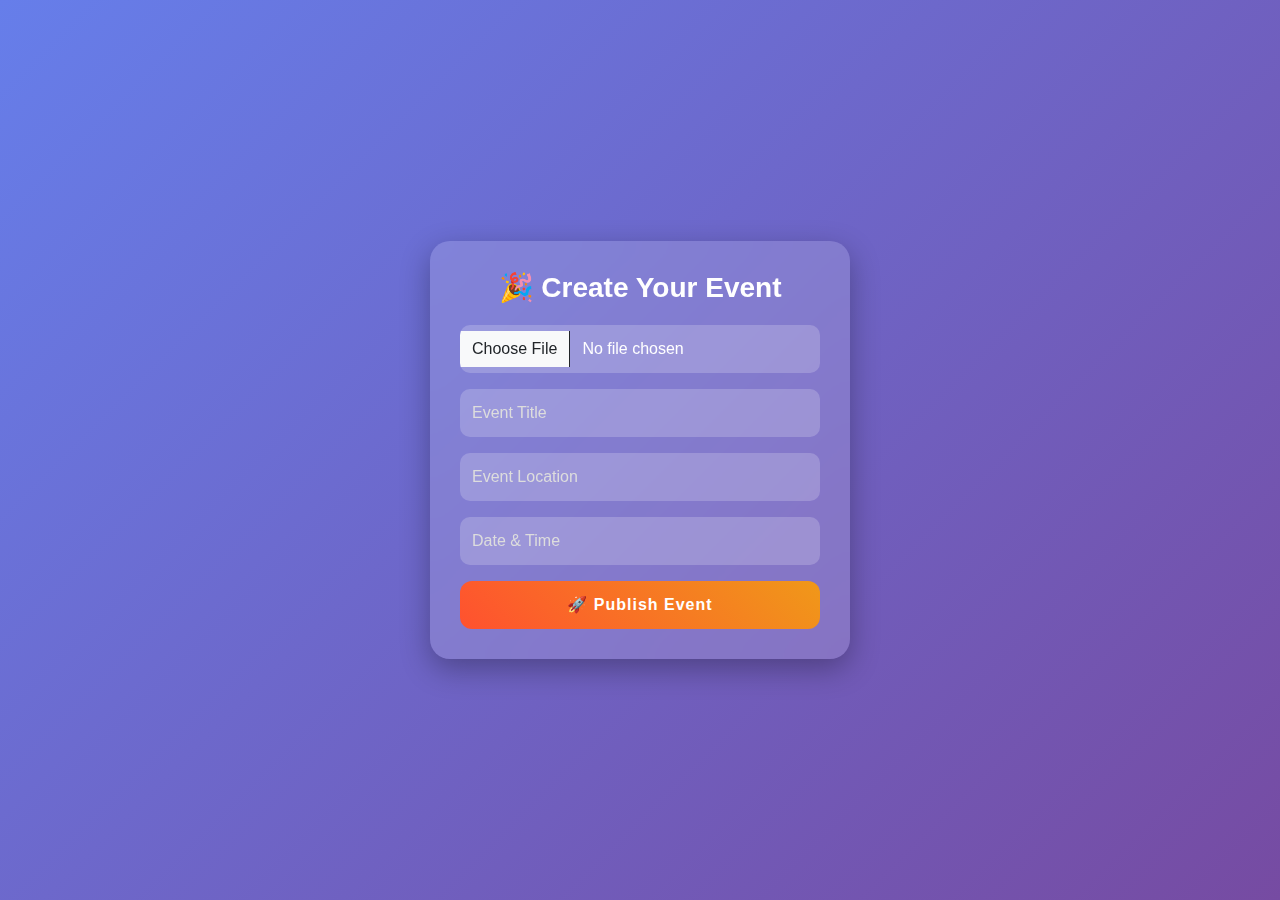
<file: create.html>
<!doctype html>
<html>
  <head>
    <title>Create Event</title>
    <link
      href="https://cdn.jsdelivr.net/npm/bootstrap@5.0.2/dist/css/bootstrap.min.css"
      rel="stylesheet"
    />

    <style>
      body {
        background: linear-gradient(135deg, #667eea, #764ba2);
        min-height: 100vh;
        display: flex;
        justify-content: center;
        align-items: center;
        font-family: Arial;
      }

      .event-box {
        background: rgba(255, 255, 255, 0.15);
        backdrop-filter: blur(15px);
        padding: 30px;
        border-radius: 20px;
        width: 420px;
        color: white;
        box-shadow: 0 10px 30px rgba(0, 0, 0, 0.3);
      }

      .event-box h3 {
        text-align: center;
        font-weight: bold;
        margin-bottom: 20px;
      }

      .event-box input {
        background: rgba(255, 255, 255, 0.2);
        border: none;
        color: white;
        padding: 12px;
        border-radius: 10px;
      }

      .event-box input::placeholder {
        color: #ddd;
      }

      .event-box input:focus {
        background: rgba(255, 255, 255, 0.25);
        color: white;
      }

      .publish-btn {
        width: 100%;
        padding: 12px;
        border-radius: 12px;
        border: none;
        background: linear-gradient(45deg, #ff512f, #f09819);
        color: white;
        font-weight: bold;
        letter-spacing: 1px;
        transition: 0.3s;
      }

      .publish-btn:hover {
        transform: scale(1.03);
        box-shadow: 0 5px 20px rgba(255, 81, 47, 0.6);
      }

      .preview {
        width: 100%;
        height: 180px;
        border-radius: 15px;
        object-fit: cover;
        margin-bottom: 15px;
        display: none;
        border: 2px dashed rgba(255, 255, 255, 0.5);
      }
    </style>
  </head>

  <body>
    <div class="event-box">
      <h3>🎉 Create Your Event</h3>

      <img id="previewImg" class="preview" />

      <input
        type="file"
        id="eventImage"
        class="form-control mb-3"
        onchange="previewImage(event)"
      />

      <input
        type="text"
        id="eventTitle"
        placeholder="Event Title"
        class="form-control mb-3"
      />

      <input
        type="text"
        id="eventLocation"
        placeholder="Event Location"
        class="form-control mb-3"
      />

      <input
        type="text"
        id="eventDate"
        placeholder="Date & Time"
        class="form-control mb-3"
      />

      <button onclick="saveEvent()" class="publish-btn">
        🚀 Publish Event
      </button>
    </div>

    <script src="create.js">
        if(localStorage.getItem("isLoggedIn") !== "true"){
        window.location.href = "login.html?fromCreate=true";
      }


      function previewImage(e){
        const img = document.getElementById("previewImg");
        img.src = URL.createObjectURL(e.target.files[0]);
        img.style.display="block";
      }
    </script>
  </body>
</html>
</file>
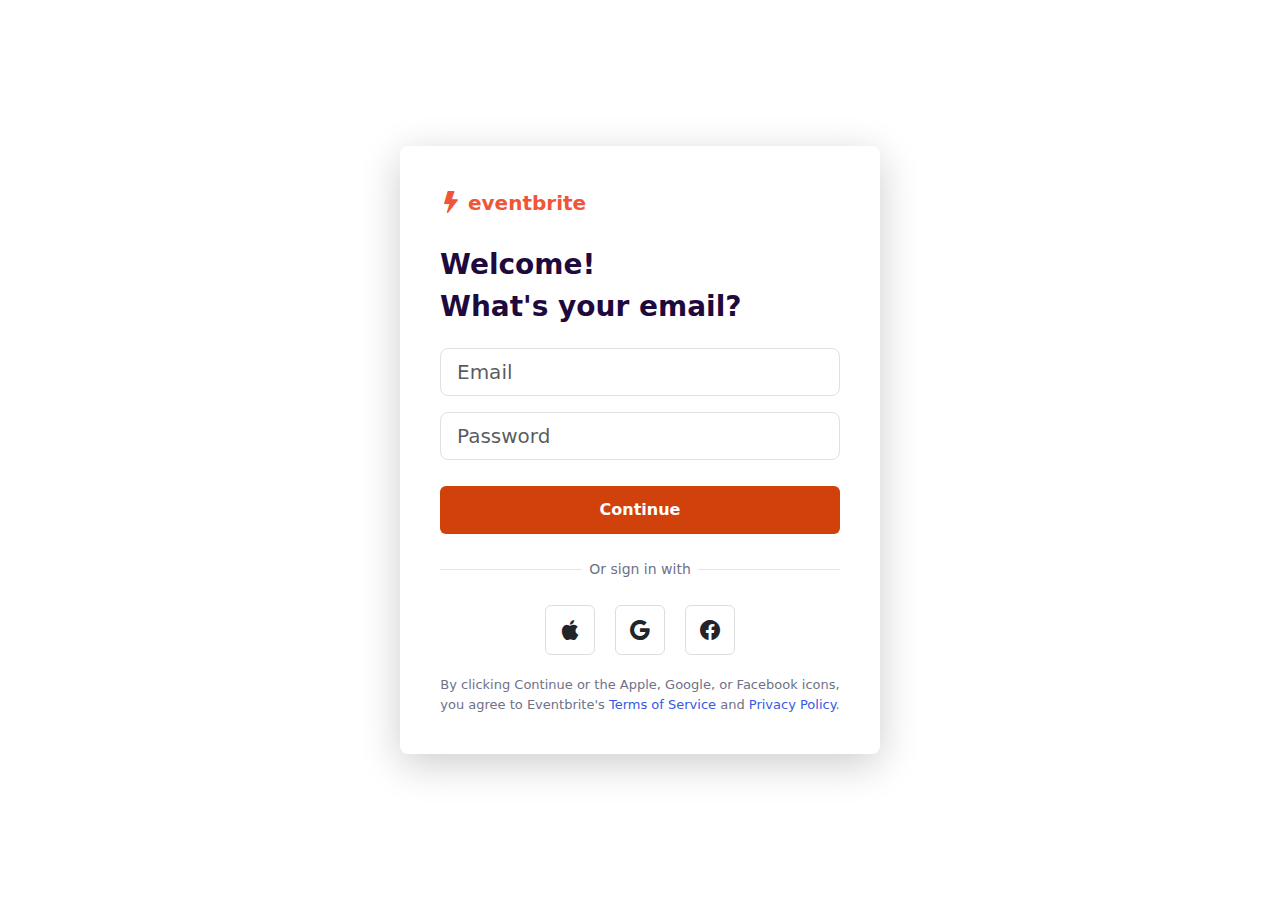
<file: login.html>
<!doctype html>
<html lang="en">
  <head>
    <meta charset="UTF-8" />
    <title>Eventbrite Login UI</title>
    <meta name="viewport" content="width=device-width, initial-scale=1.0" />

    <link
      href="https://cdn.jsdelivr.net/npm/bootstrap@5.3.2/dist/css/bootstrap.min.css"
      rel="stylesheet"
    />

    <link
      rel="stylesheet"
      href="https://cdn.jsdelivr.net/npm/bootstrap-icons@1.11.1/font/bootstrap-icons.css"
    />

    <style>
      body,
      html {
        height: 100%;
        margin: 0;
        font-family:
          system-ui,
          -apple-system,
          BlinkMacSystemFont,
          "Segoe UI",
          Roboto,
          sans-serif;
      }

      .login-wrapper {
        min-height: 100vh;
        background: url("https://www.shutterstock.com/image-photo/club-party-silhouettes-concert-crowd-260nw-1866696850.jpg")
          center/cover no-repeat;
        display: flex;
        align-items: center;
        justify-content: center;
        padding: 20px;
      }

      .login-card {
        background: #ffffff;
        width: 100%;
        max-width: 480px;
        padding: 40px;
        border-radius: 8px;
        box-shadow: 0 10px 40px rgba(0, 0, 0, 0.2);
      }

      .logo {
        color: #f05537;
        font-weight: 700;
        font-size: 20px;
        margin-bottom: 25px;
        display: flex;
        align-items: center;
        gap: 6px;
      }

      .logo i {
        font-size: 22px;
      }

      .login-title {
        font-size: 28px;
        font-weight: 700;
        color: #1e0a3c;
        margin-bottom: 20px;
      }

      .continue-btn {
        background: #d1410c;
        color: #fff;
        border: none;
        width: 100%;
        padding: 12px;
        font-weight: 600;
        border-radius: 6px;
        margin-top: 10px;
      }

      .continue-btn:hover {
        background: #b8370a;
      }

      .divider {
        display: flex;
        align-items: center;
        text-align: center;
        margin: 25px 0;
        color: #6f7287;
        font-size: 14px;
      }

      .divider::before,
      .divider::after {
        content: "";
        flex: 1;
        border-bottom: 1px solid #e4e4e4;
      }

      .divider:not(:empty)::before {
        margin-right: 0.5em;
      }

      .divider:not(:empty)::after {
        margin-left: 0.5em;
      }

      .social-buttons {
        display: flex;
        justify-content: center;
        gap: 20px;
        margin-bottom: 20px;
      }

      .social-btn {
        width: 50px;
        height: 50px;
        border: 1px solid #ddd;
        border-radius: 6px;
        display: flex;
        align-items: center;
        justify-content: center;
        cursor: pointer;
        font-size: 20px;
      }

      .terms-text {
        font-size: 13px;
        color: #6f7287;
        text-align: center;
      }

      .terms-text a {
        color: #3659e3;
        text-decoration: none;
      }

      .terms-text a:hover {
        text-decoration: underline;
      }

      @media (max-width: 576px) {
        .login-card {
          padding: 25px;
        }

        .login-title {
          font-size: 24px;
        }
      }
    </style>
  </head>

  <body>
    <div class="login-wrapper">
      <div class="login-card">
        <div class="logo"><i class="bi bi-lightning-fill"></i> eventbrite</div>

        <div class="login-title">Welcome!<br />What's your email?</div>

        <input
          id="loginEmail"
          type="email"
          class="form-control form-control-lg mb-3"
          placeholder="Email"
        />

        <input
          id="loginPassword"
          type="password"
          class="form-control form-control-lg mb-3"
          placeholder="Password"
        />

        <button class="continue-btn" onclick="login()">Continue</button>
        <p id="msg" class="text-center mt-3 text-danger"></p>

        <div class="divider">Or sign in with</div>

        <div class="social-buttons">
          <div class="social-btn"><i class="bi bi-apple"></i></div>
          <div class="social-btn"><i class="bi bi-google"></i></div>
          <div class="social-btn"><i class="bi bi-facebook"></i></div>
        </div>

        <div class="terms-text">
          By clicking Continue or the Apple, Google, or Facebook icons, you
          agree to Eventbrite's
          <a href="#">Terms of Service</a> and <a href="#">Privacy Policy</a>.
        </div>
      </div>
    </div>

    <script>
      const urlParams = new URLSearchParams(window.location.search);
      const fromCreate = urlParams.get("fromCreate");
      const fromTicket = urlParams.get("fromTicket");

      function login() {
        const email = loginEmail.value.trim();
        const password = loginPassword.value.trim();

        const msg = document.getElementById("msg");
        const savedUser = JSON.parse(localStorage.getItem("user"));

        msg.innerText = "";
        msg.style.color = "red";

        // If fields empty
        if (!email || !password) {
          msg.innerText = "Please enter email and password";
          return;
        }

        // If user not registered
        if (!savedUser) {
          msg.innerText = "User not registered. Please sign up first.";
          return;
        }

        // If email or password wrong
        if (email !== savedUser.email || password !== savedUser.password) {
          msg.innerText =
            "Invalid email or password. Please check your credentials.";
          return;
        }

        localStorage.setItem("isLoggedIn", "true");
        msg.style.color = "green";
        msg.innerText = "Login successful! Redirecting...";

        setTimeout(() => {
          window.history.replaceState(
            {},
            document.title,
            window.location.pathname,
          );
          if (fromTicket === "true") {
            window.location.href = "ticket.html";
          } else if (fromCreate === "true") {
            window.location.href = "create.html";
          } else {
            window.location.href = "index.html";
          }
        }, 1200);
      }
    </script>
  </body>
</html>
</file>
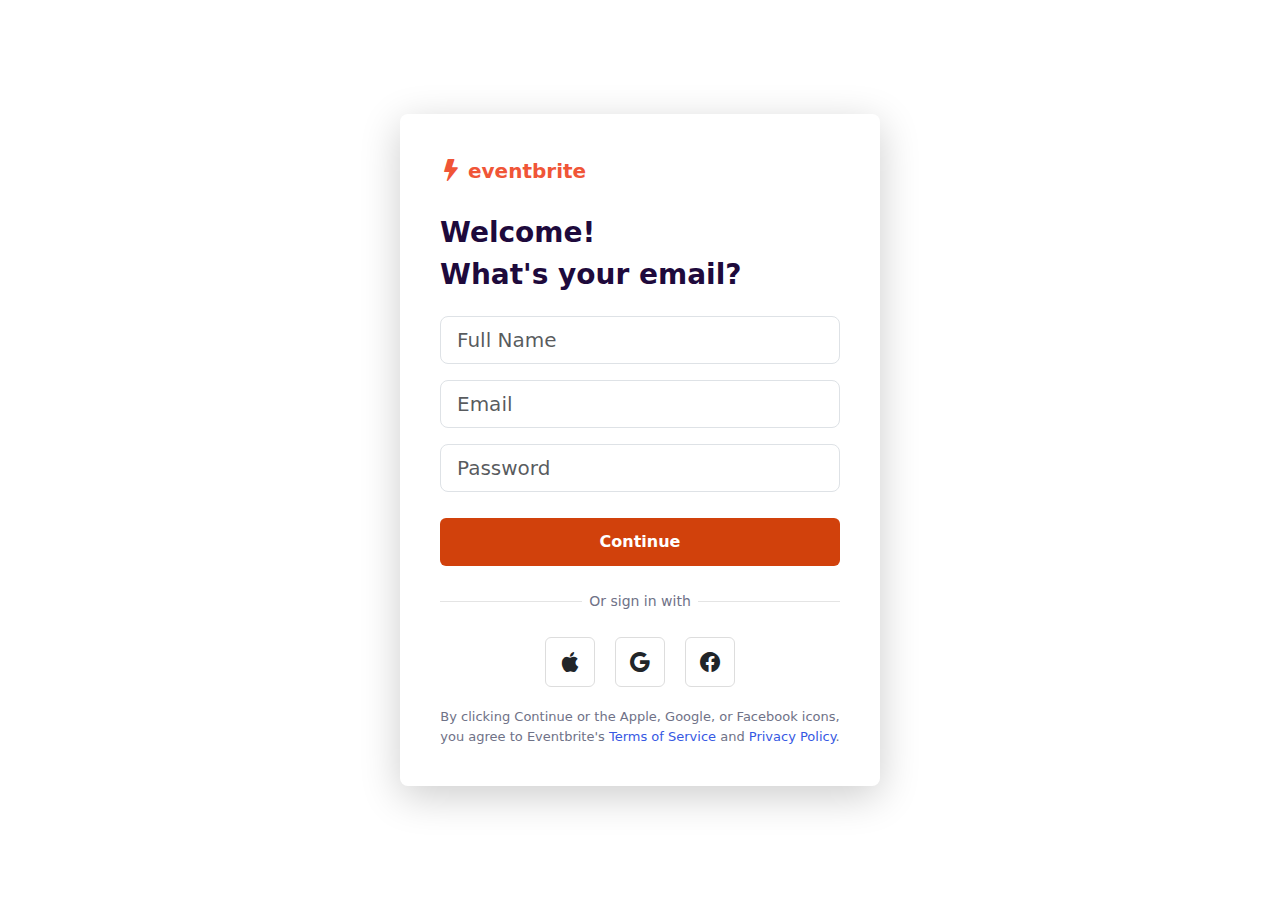
<file: signup.html>
<!doctype html>
<html lang="en">
  <head>
    <meta charset="UTF-8" />
    <title>Eventbrite Login UI</title>
    <meta name="viewport" content="width=device-width, initial-scale=1.0" />

    <link
      href="https://cdn.jsdelivr.net/npm/bootstrap@5.3.2/dist/css/bootstrap.min.css"
      rel="stylesheet"
    />

    <link
      rel="stylesheet"
      href="https://cdn.jsdelivr.net/npm/bootstrap-icons@1.11.1/font/bootstrap-icons.css"
    />

    <style>
      body,
      html {
        height: 100%;
        margin: 0;
        font-family:
          system-ui,
          -apple-system,
          BlinkMacSystemFont,
          "Segoe UI",
          Roboto,
          sans-serif;
      }

      .login-wrapper {
        min-height: 100vh;
        background: url("https://www.shutterstock.com/image-photo/club-party-silhouettes-concert-crowd-260nw-1866696850.jpg")
          center/cover no-repeat;
        display: flex;
        align-items: center;
        justify-content: center;
        padding: 20px;
      }

      .login-card {
        background: #ffffff;
        width: 100%;
        max-width: 480px;
        padding: 40px;
        border-radius: 8px;
        box-shadow: 0 10px 40px rgba(0, 0, 0, 0.2);
      }

      .logo {
        color: #f05537;
        font-weight: 700;
        font-size: 20px;
        margin-bottom: 25px;
        display: flex;
        align-items: center;
        gap: 6px;
      }

      .logo i {
        font-size: 22px;
      }

      .login-title {
        font-size: 28px;
        font-weight: 700;
        color: #1e0a3c;
        margin-bottom: 20px;
      }

      .continue-btn {
        background: #d1410c;
        color: #fff;
        border: none;
        width: 100%;
        padding: 12px;
        font-weight: 600;
        border-radius: 6px;
        margin-top: 10px;
      }

      .continue-btn:hover {
        background: #b8370a;
      }

      .divider {
        display: flex;
        align-items: center;
        text-align: center;
        margin: 25px 0;
        color: #6f7287;
        font-size: 14px;
      }

      .divider::before,
      .divider::after {
        content: "";
        flex: 1;
        border-bottom: 1px solid #e4e4e4;
      }

      .divider:not(:empty)::before {
        margin-right: 0.5em;
      }

      .divider:not(:empty)::after {
        margin-left: 0.5em;
      }

      .social-buttons {
        display: flex;
        justify-content: center;
        gap: 20px;
        margin-bottom: 20px;
      }

      .social-btn {
        width: 50px;
        height: 50px;
        border: 1px solid #ddd;
        border-radius: 6px;
        display: flex;
        align-items: center;
        justify-content: center;
        cursor: pointer;
        font-size: 20px;
      }

      .terms-text {
        font-size: 13px;
        color: #6f7287;
        text-align: center;
      }

      .terms-text a {
        color: #3659e3;
        text-decoration: none;
      }

      .terms-text a:hover {
        text-decoration: underline;
      }

      @media (max-width: 576px) {
        .login-card {
          padding: 25px;
        }

        .login-title {
          font-size: 24px;
        }
      }
    </style>
  </head>

  <body>
    <div class="login-wrapper">
      <div class="login-card">
        <div class="logo"><i class="bi bi-lightning-fill"></i> eventbrite</div>

        <div class="login-title">Welcome!<br />What's your email?</div>

        <input
          id="signupName"
          class="form-control form-control-lg mb-3"
          placeholder="Full Name"
        />

        <input
          id="signupEmail"
          type="email"
          class="form-control form-control-lg mb-3"
          placeholder="Email"
        />

        <input
          id="signupPassword"
          type="password"
          class="form-control form-control-lg mb-3"
          placeholder="Password"
        />

        <button class="continue-btn" onclick="signup()">Continue</button>
        <p id="msg" class="text-center mt-3 text-danger"></p>

        <div class="divider">Or sign in with</div>

        <div class="social-buttons">
          <div class="social-btn"><i class="bi bi-apple"></i></div>
          <div class="social-btn"><i class="bi bi-google"></i></div>
          <div class="social-btn"><i class="bi bi-facebook"></i></div>
        </div>

        <div class="terms-text">
          By clicking Continue or the Apple, Google, or Facebook icons, you
          agree to Eventbrite's
          <a href="#">Terms of Service</a> and <a href="#">Privacy Policy</a>.
        </div>
      </div>
    </div>

    <script>
      const urlParams = new URLSearchParams(window.location.search);
      const fromCreate = urlParams.get("fromCreate");
      const fromTicket = urlParams.get("fromTicket");

      function signup() {
        const user = {
          name: signupName.value,
          email: signupEmail.value,
          password: signupPassword.value,
        };

        if (!user.name || !user.email || !user.password) {
          msg.innerText = "Please fill all fields";
          return;
        }

        localStorage.setItem("user", JSON.stringify(user));

        // Auto-login
        localStorage.setItem("isLoggedIn", "true");

        msg.style.color = "green";
        msg.innerText = "Signup successful! Redirecting...";

        // Clear URL params
        window.history.replaceState(
          {},
          document.title,
          window.location.pathname,
        );

        setTimeout(() => {
          if (fromTicket === "true") {
            window.location.href = "ticket.html";
          } else if (fromCreate === "true") {
            window.location.href = "create.html";
          } else {
            window.location.href = "index.html";
          }
        }, 1200);
      }
    </script>
  </body>
</html>
</file>
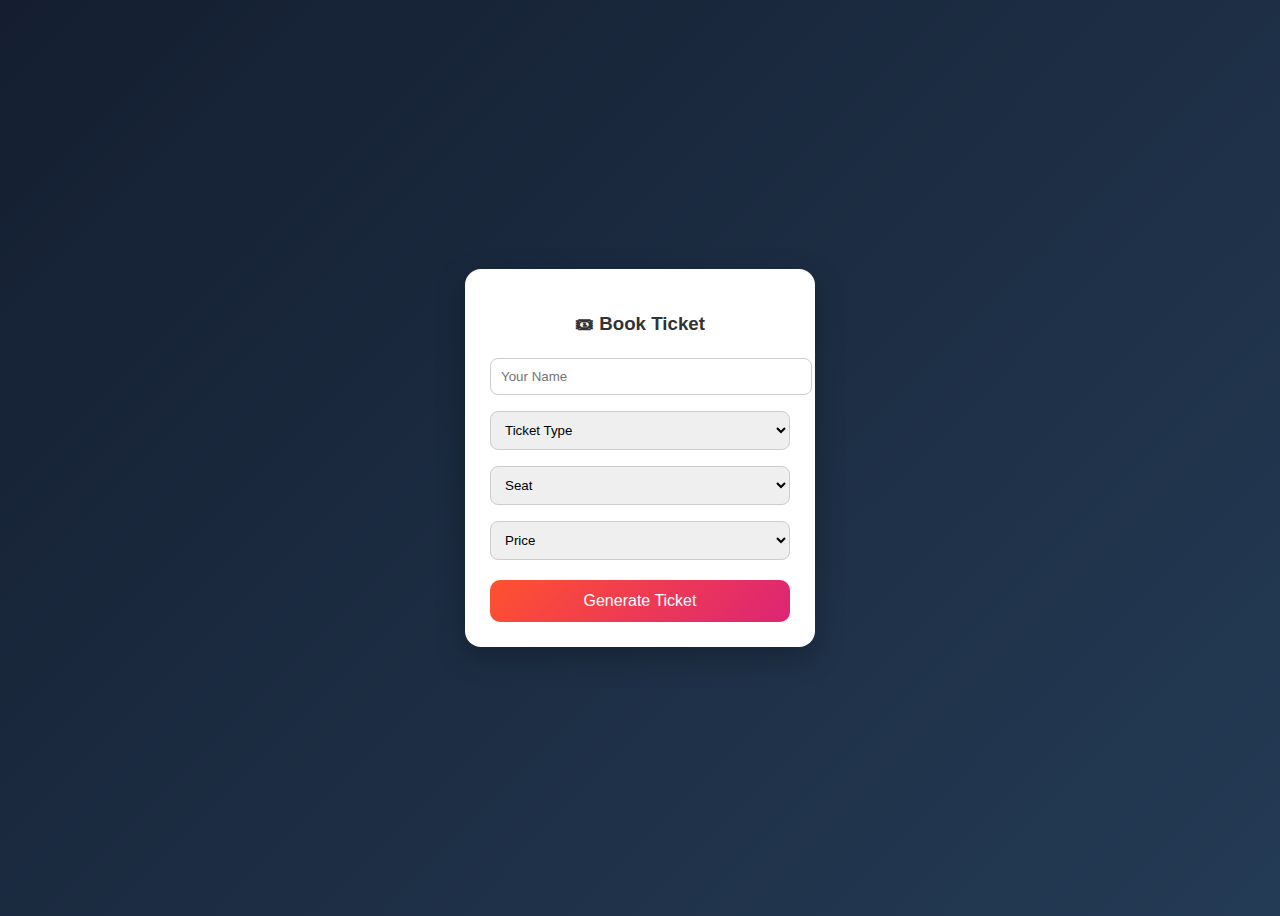
<file: ticket.html>
<!doctype html>
<html lang="en">
  <head>
    <meta charset="UTF-8" />
    <title>Event Ticket Booking</title>
    <style>
      body {
        font-family: "Segoe UI", sans-serif;
        background: linear-gradient(135deg, #141e30, #243b55);
        min-height: 100vh;
        display: flex;
        justify-content: center;
        align-items: center;
        color: #333;
      }

      .container {
        display: flex;
        gap: 40px;
      }

      .form-box {
        background: white;
        padding: 25px;
        width: 300px;
        border-radius: 16px;
        box-shadow: 0 10px 30px rgba(0, 0, 0, 0.25);
      }

      .form-box h3 {
        text-align: center;
        margin-bottom: 15px;
      }

      .form-box input,
      .form-box select {
        width: 100%;
        padding: 10px;
        margin: 8px 0;
        border-radius: 8px;
        border: 1px solid #ccc;
        outline: none;
      }

      .form-box button {
        width: 100%;
        margin-top: 12px;
        padding: 12px;
        background: linear-gradient(135deg, #ff512f, #dd2476);
        color: white;
        border: none;
        border-radius: 10px;
        font-size: 16px;
        cursor: pointer;
      }

      .form-box button:hover {
        opacity: 0.9;
      }

      .ticket-card {
        width: 420px;
        background: white;
        border-radius: 18px;
        padding: 20px;
        display: none;
        box-shadow: 0 10px 30px rgba(0, 0, 0, 0.25);
        position: relative;
      }

      .ticket-header {
        background: linear-gradient(135deg, #667eea, #764ba2);
        color: white;
        padding: 15px;
        border-radius: 14px;
        text-align: center;
      }

      .ticket-body {
        display: flex;
        justify-content: space-between;
        margin-top: 20px;
      }

      .ticket-left p {
        margin: 6px 0;
        font-size: 15px;
      }

      .price {
        font-weight: bold;
        color: green;
      }

      .ticket-right {
        text-align: center;
      }

      .ticket-right img {
        border-radius: 10px;
        border: 1px solid #ddd;
      }
      .scan-text {
        font-size: 12px;
        color: #666;
        margin-top: 5px;
      }
    </style>
  </head>
  <body>
    <div class="container">
      <div class="form-box">
        <h3>🎟 Book Ticket</h3>
        <input id="uName" placeholder="Your Name" />

        <select id="uType">
          <option value="">Ticket Type</option>
          <option>VIP</option>
          <option>Gold</option>
          <option>Normal</option>
        </select>

        <select id="uSeat">
          <option value="">Seat</option>
          <option>A1</option>
          <option>A2</option>
          <option>B1</option>
          <option>B2</option>
        </select>

        <select id="uPrice">
          <option value="">Price</option>
          <option value="1500">₹1500</option>
          <option value="1000">₹1000</option>
          <option value="700">₹700</option>
        </select>

        <button onclick="generateTicket()">Generate Ticket</button>
      </div>

      <div class="ticket-card" id="ticket">
        <div class="ticket-header">
          <h2>Here is your Ticket</h2>
        </div>

        <div class="ticket-body">
          <div class="ticket-left">
            <p id="name"></p>
            <p id="type"></p>
            <p id="seat"></p>
            <p class="price" id="price"></p>
          </div>

          <div class="ticket-right">
            <img id="qrImage" width="130" />
            <div class="scan-text">Scan at Entry</div>
          </div>
        </div>
      </div>
    </div>

    <script>
      function generateTicket() {
        let n = uName.value;
        let t = uType.value;
        let s = uSeat.value;
        let p = uPrice.value;

        if (!n || !t || !s || !p) {
          alert("Please fill all details");
          return;
        }

        name.innerText = "👤 " + n;
        type.innerText = "🎫 " + t;
        seat.innerText = "💺 " + s;
        price.innerText = "💰 ₹" + p;

        let qrText = `${n}-${t}-${s}-₹${p}`;
        qrImage.src = `https://api.qrserver.com/v1/create-qr-code/?size=150x150&data=${encodeURIComponent(qrText)}`;

        ticket.style.display = "block";
      }
    </script>
  </body>
</html>
</file>
